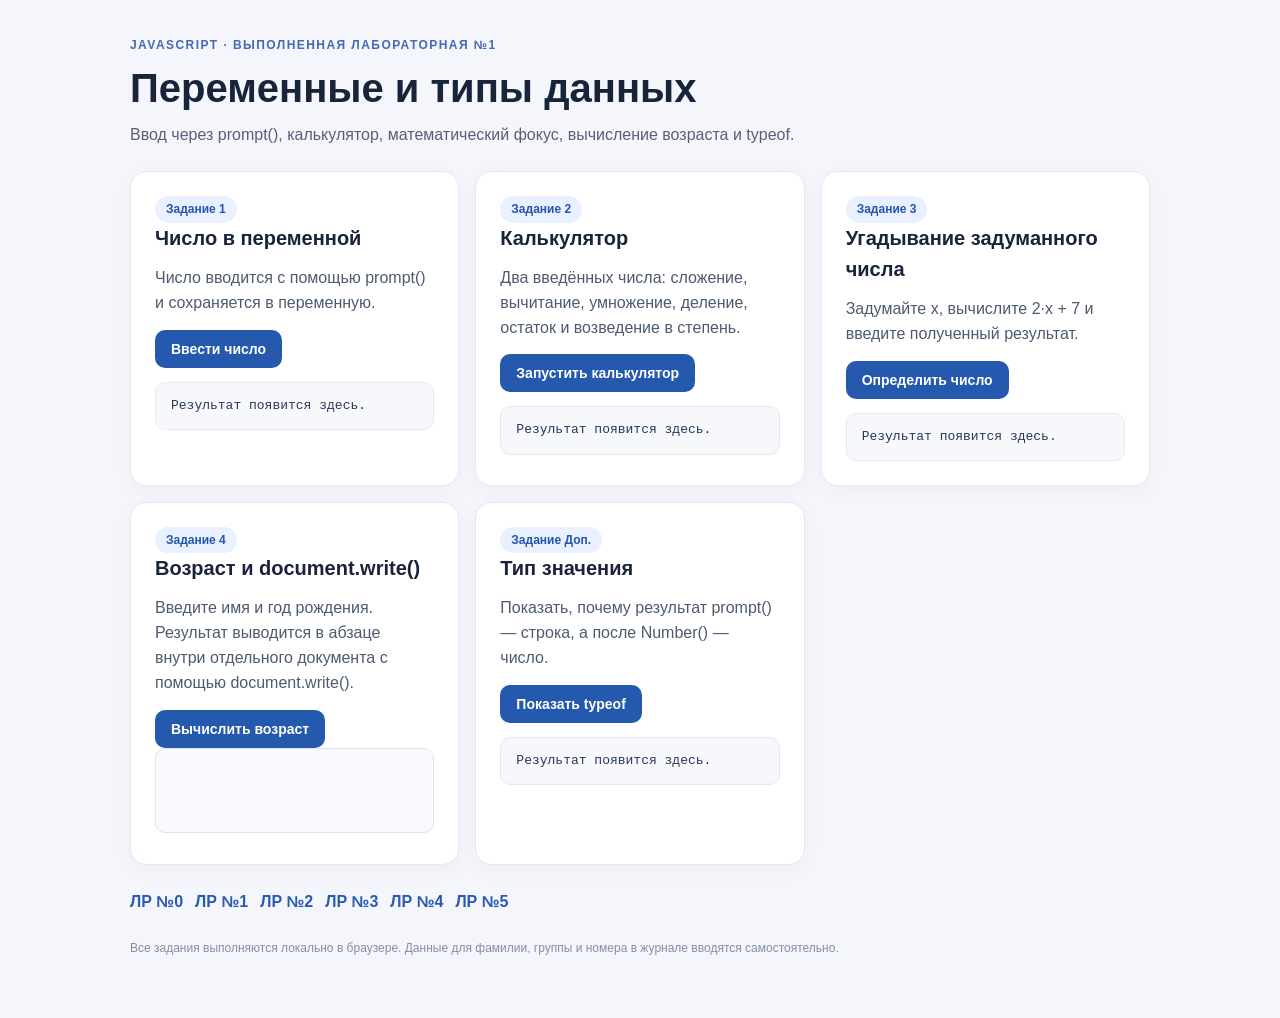
<file: lab1/index.html>
<!doctype html>
<html lang="ru"><head><meta charset="utf-8"><meta name="viewport" content="width=device-width,initial-scale=1"><title>Лабораторная №1 — Переменные и типы данных</title><link rel="stylesheet" href="../style.css"><script src="app.js" defer></script></head>
<body><main class="shell"><div class="eyebrow">JavaScript · Выполненная лабораторная №1</div><h1>Переменные и типы данных</h1><p class="lead">Ввод через prompt(), калькулятор, математический фокус, вычисление возраста и typeof.</p><div class="grid"><section class="card"><span class="badge">Задание 1</span><h2>Число в переменной</h2><p>Число вводится с помощью prompt() и сохраняется в переменную.</p><div class="actions"><button onclick="storeNumber()">Ввести число</button></div><pre class="output" id="stored" aria-live="polite">Результат появится здесь.</pre></section><section class="card"><span class="badge">Задание 2</span><h2>Калькулятор</h2><p>Два введённых числа: сложение, вычитание, умножение, деление, остаток и возведение в степень.</p><div class="actions"><button onclick="calculate()">Запустить калькулятор</button></div><pre class="output" id="calc" aria-live="polite">Результат появится здесь.</pre></section><section class="card"><span class="badge">Задание 3</span><h2>Угадывание задуманного числа</h2><p>Задумайте x, вычислите 2·x + 7 и введите полученный результат.</p><div class="actions"><button onclick="guessThought()">Определить число</button></div><pre class="output" id="guessed" aria-live="polite">Результат появится здесь.</pre></section><section class="card"><span class="badge">Задание 4</span><h2>Возраст и document.write()</h2><p>Введите имя и год рождения. Результат выводится в абзаце внутри отдельного документа с помощью document.write().</p><div class="actions"><button onclick="writeAge()">Вычислить возраст</button></div><iframe id="ageFrame" title="Результат задания 4"></iframe></section><section class="card"><span class="badge">Задание Доп.</span><h2>Тип значения</h2><p>Показать, почему результат prompt() — строка, а после Number() — число.</p><div class="actions"><button onclick="showType()">Показать typeof</button></div><pre class="output" id="types" aria-live="polite">Результат появится здесь.</pre></section></div><nav class="nav"><a href="../lab0/1.html">ЛР №0</a><a href="../lab1/index.html">ЛР №1</a><a href="../lab2/index.html">ЛР №2</a><a href="../lab3/index.html">ЛР №3</a><a href="../lab4/index.html">ЛР №4</a><a href="../lab5/index.html">ЛР №5</a></nav><p class="footer">Все задания выполняются локально в браузере. Данные для фамилии, группы и номера в журнале вводятся самостоятельно.</p></main></body></html>
</file>
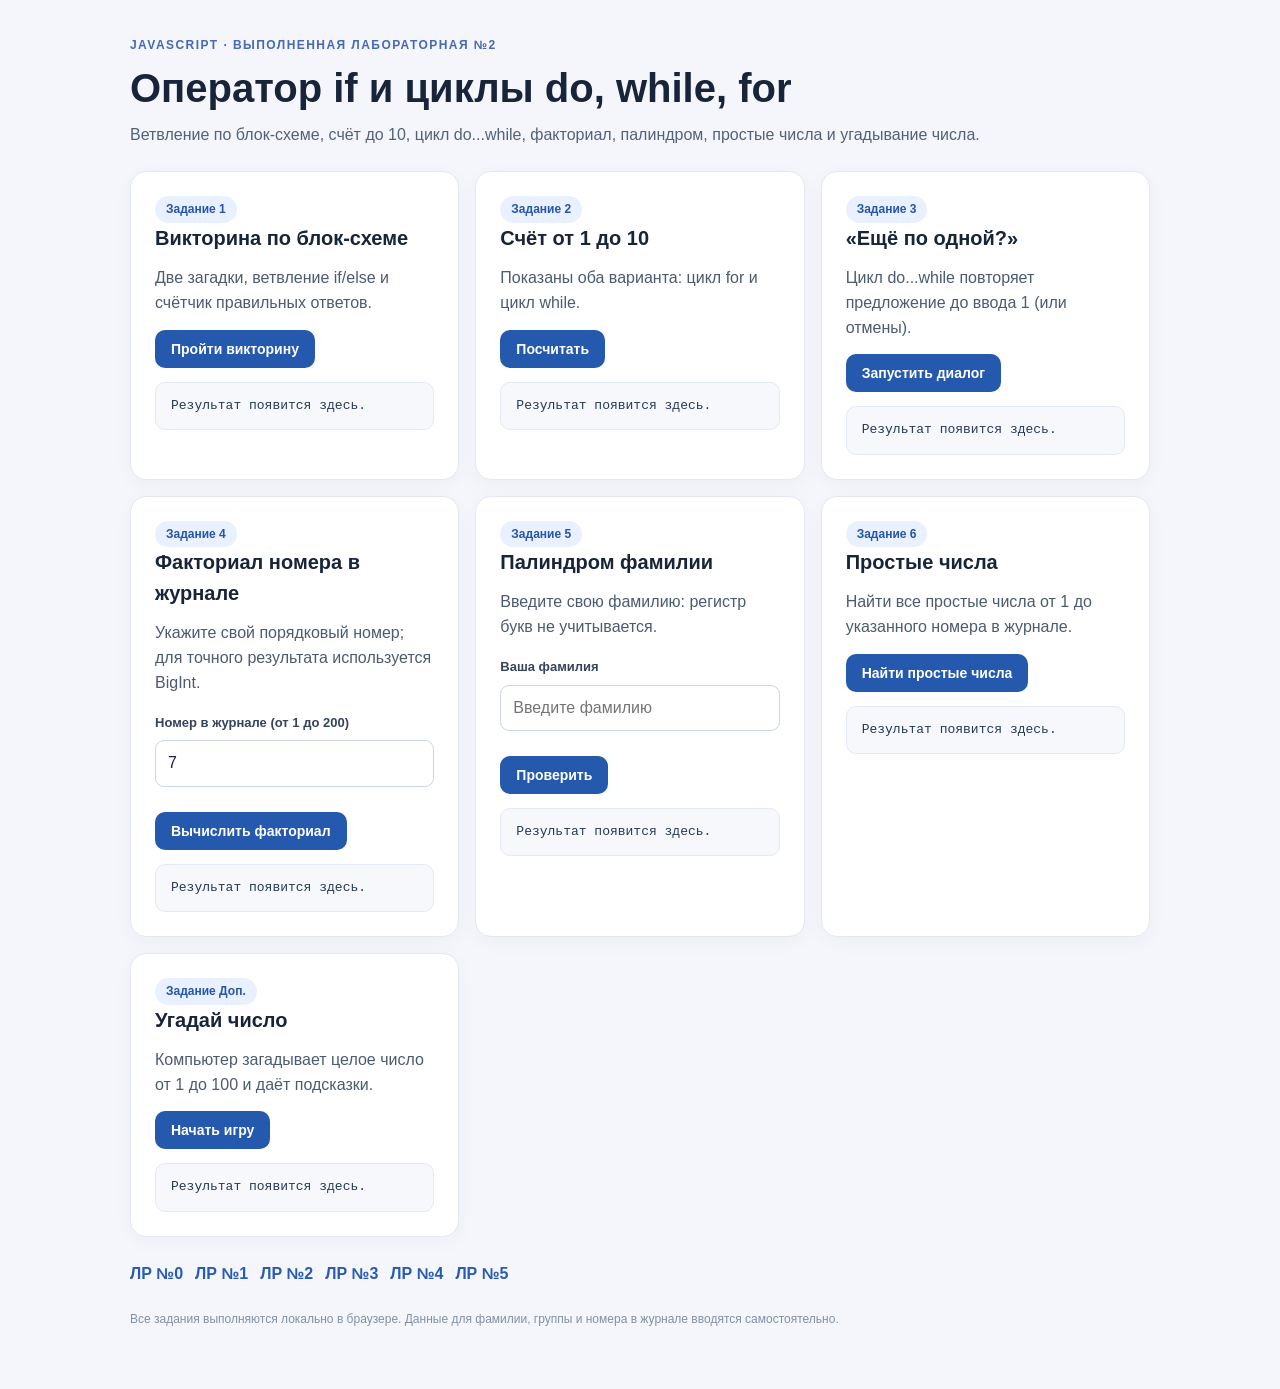
<file: lab2/index.html>
<!doctype html>
<html lang="ru"><head><meta charset="utf-8"><meta name="viewport" content="width=device-width,initial-scale=1"><title>Лабораторная №2 — Оператор if и циклы do, while, for</title><link rel="stylesheet" href="../style.css"><script src="app.js" defer></script></head>
<body><main class="shell"><div class="eyebrow">JavaScript · Выполненная лабораторная №2</div><h1>Оператор if и циклы do, while, for</h1><p class="lead">Ветвление по блок-схеме, счёт до 10, цикл do...while, факториал, палиндром, простые числа и угадывание числа.</p><div class="grid"><section class="card"><span class="badge">Задание 1</span><h2>Викторина по блок-схеме</h2><p>Две загадки, ветвление if/else и счётчик правильных ответов.</p><div class="actions"><button onclick="runQuiz()">Пройти викторину</button></div><pre class="output" id="quiz" aria-live="polite">Результат появится здесь.</pre></section><section class="card"><span class="badge">Задание 2</span><h2>Счёт от 1 до 10</h2><p>Показаны оба варианта: цикл for и цикл while.</p><div class="actions"><button onclick="countTen()">Посчитать</button></div><pre class="output" id="count" aria-live="polite">Результат появится здесь.</pre></section><section class="card"><span class="badge">Задание 3</span><h2>«Ещё по одной?»</h2><p>Цикл do...while повторяет предложение до ввода 1 (или отмены).</p><div class="actions"><button onclick="runToast()">Запустить диалог</button></div><pre class="output" id="toast" aria-live="polite">Результат появится здесь.</pre></section><section class="card"><span class="badge">Задание 4</span><h2>Факториал номера в журнале</h2><p>Укажите свой порядковый номер; для точного результата используется BigInt.</p><label for="journal">Номер в журнале (от 1 до 200)</label><input id="journal" type="number" min="1" max="200" value="7"><div class="actions"><button onclick="factorial()">Вычислить факториал</button></div><pre class="output" id="factorial" aria-live="polite">Результат появится здесь.</pre></section><section class="card"><span class="badge">Задание 5</span><h2>Палиндром фамилии</h2><p>Введите свою фамилию: регистр букв не учитывается.</p><label for="surname">Ваша фамилия</label><input id="surname" placeholder="Введите фамилию"><div class="actions"><button onclick="checkSurname()">Проверить</button></div><pre class="output" id="surnameResult" aria-live="polite">Результат появится здесь.</pre></section><section class="card"><span class="badge">Задание 6</span><h2>Простые числа</h2><p>Найти все простые числа от 1 до указанного номера в журнале.</p><div class="actions"><button onclick="showPrimes()">Найти простые числа</button></div><pre class="output" id="primes" aria-live="polite">Результат появится здесь.</pre></section><section class="card"><span class="badge">Задание Доп.</span><h2>Угадай число</h2><p>Компьютер загадывает целое число от 1 до 100 и даёт подсказки.</p><div class="actions"><button onclick="guessNumber()">Начать игру</button></div><pre class="output" id="guess" aria-live="polite">Результат появится здесь.</pre></section></div><nav class="nav"><a href="../lab0/1.html">ЛР №0</a><a href="../lab1/index.html">ЛР №1</a><a href="../lab2/index.html">ЛР №2</a><a href="../lab3/index.html">ЛР №3</a><a href="../lab4/index.html">ЛР №4</a><a href="../lab5/index.html">ЛР №5</a></nav><p class="footer">Все задания выполняются локально в браузере. Данные для фамилии, группы и номера в журнале вводятся самостоятельно.</p></main></body></html>
</file>
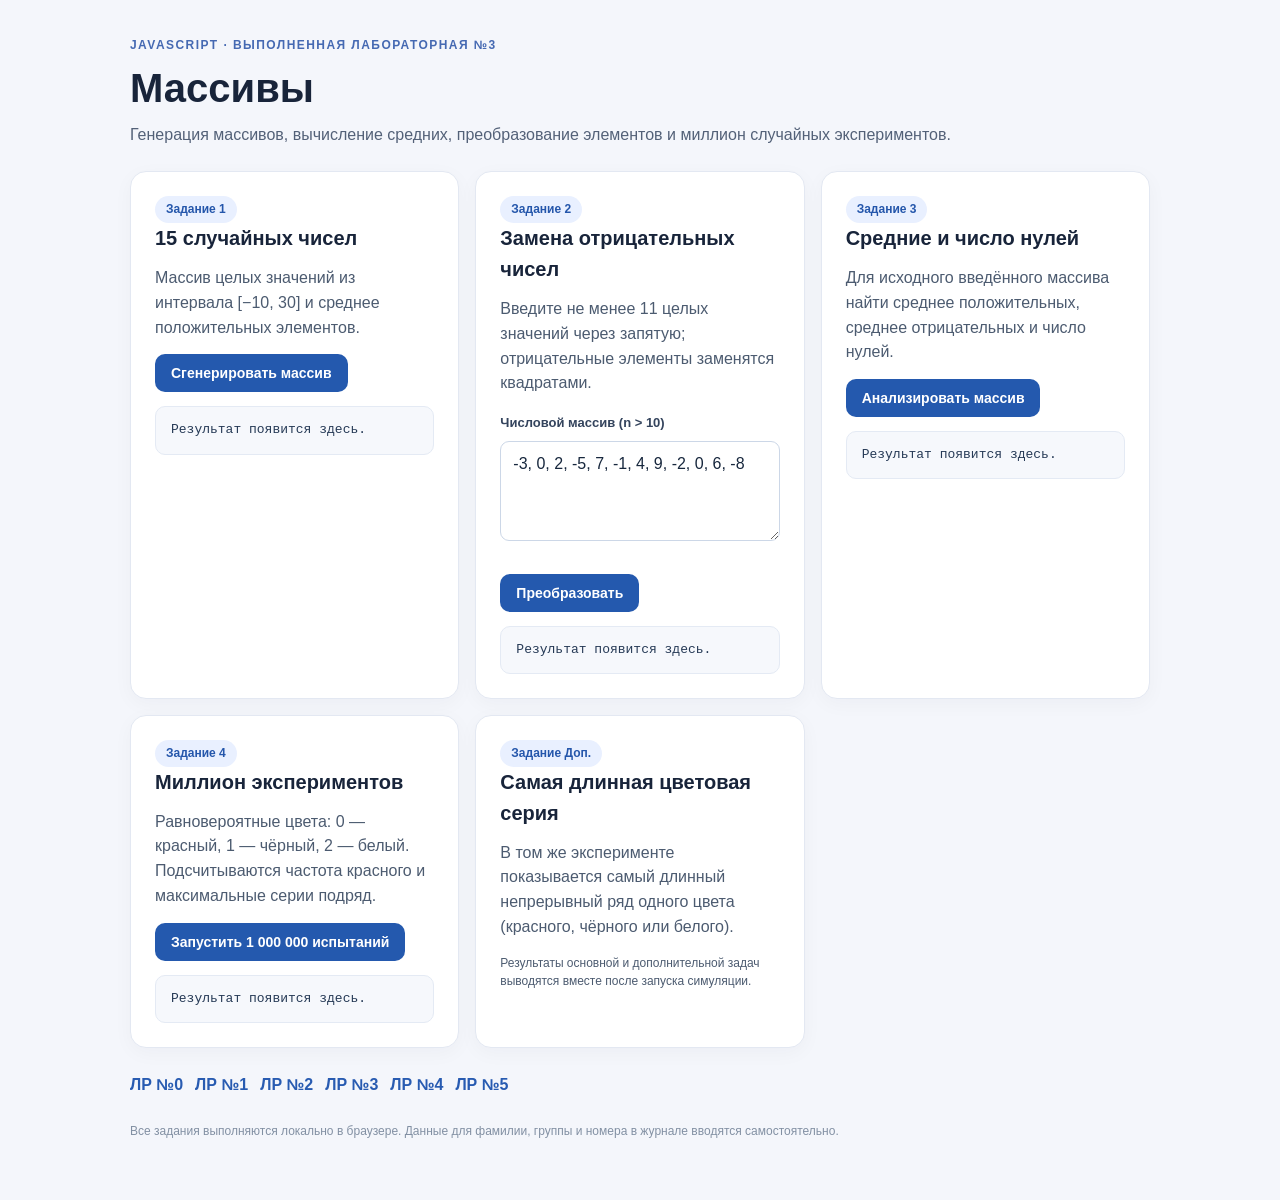
<file: lab3/index.html>
<!doctype html>
<html lang="ru"><head><meta charset="utf-8"><meta name="viewport" content="width=device-width,initial-scale=1"><title>Лабораторная №3 — Массивы</title><link rel="stylesheet" href="../style.css"><script src="app.js" defer></script></head>
<body><main class="shell"><div class="eyebrow">JavaScript · Выполненная лабораторная №3</div><h1>Массивы</h1><p class="lead">Генерация массивов, вычисление средних, преобразование элементов и миллион случайных экспериментов.</p><div class="grid"><section class="card"><span class="badge">Задание 1</span><h2>15 случайных чисел</h2><p>Массив целых значений из интервала [−10, 30] и среднее положительных элементов.</p><div class="actions"><button onclick="generateFifteen()">Сгенерировать массив</button></div><pre class="output" id="fifteen" aria-live="polite">Результат появится здесь.</pre></section><section class="card"><span class="badge">Задание 2</span><h2>Замена отрицательных чисел</h2><p>Введите не менее 11 целых значений через запятую; отрицательные элементы заменятся квадратами.</p><label for="arrayInput">Числовой массив (n > 10)</label><textarea id="arrayInput">-3, 0, 2, -5, 7, -1, 4, 9, -2, 0, 6, -8</textarea><div class="actions"><button onclick="squareNegatives()">Преобразовать</button></div><pre class="output" id="squared" aria-live="polite">Результат появится здесь.</pre></section><section class="card"><span class="badge">Задание 3</span><h2>Средние и число нулей</h2><p>Для исходного введённого массива найти среднее положительных, среднее отрицательных и число нулей.</p><div class="actions"><button onclick="analyzeArray()">Анализировать массив</button></div><pre class="output" id="analysis" aria-live="polite">Результат появится здесь.</pre></section><section class="card"><span class="badge">Задание 4</span><h2>Миллион экспериментов</h2><p>Равновероятные цвета: 0 — красный, 1 — чёрный, 2 — белый. Подсчитываются частота красного и максимальные серии подряд.</p><div class="actions"><button onclick="simulate()">Запустить 1 000 000 испытаний</button></div><pre class="output" id="simulation" aria-live="polite">Результат появится здесь.</pre></section><section class="card"><span class="badge">Задание Доп.</span><h2>Самая длинная цветовая серия</h2><p>В том же эксперименте показывается самый длинный непрерывный ряд одного цвета (красного, чёрного или белого).</p><p class="hint">Результаты основной и дополнительной задач выводятся вместе после запуска симуляции.</p></section></div><nav class="nav"><a href="../lab0/1.html">ЛР №0</a><a href="../lab1/index.html">ЛР №1</a><a href="../lab2/index.html">ЛР №2</a><a href="../lab3/index.html">ЛР №3</a><a href="../lab4/index.html">ЛР №4</a><a href="../lab5/index.html">ЛР №5</a></nav><p class="footer">Все задания выполняются локально в браузере. Данные для фамилии, группы и номера в журнале вводятся самостоятельно.</p></main></body></html>
</file>
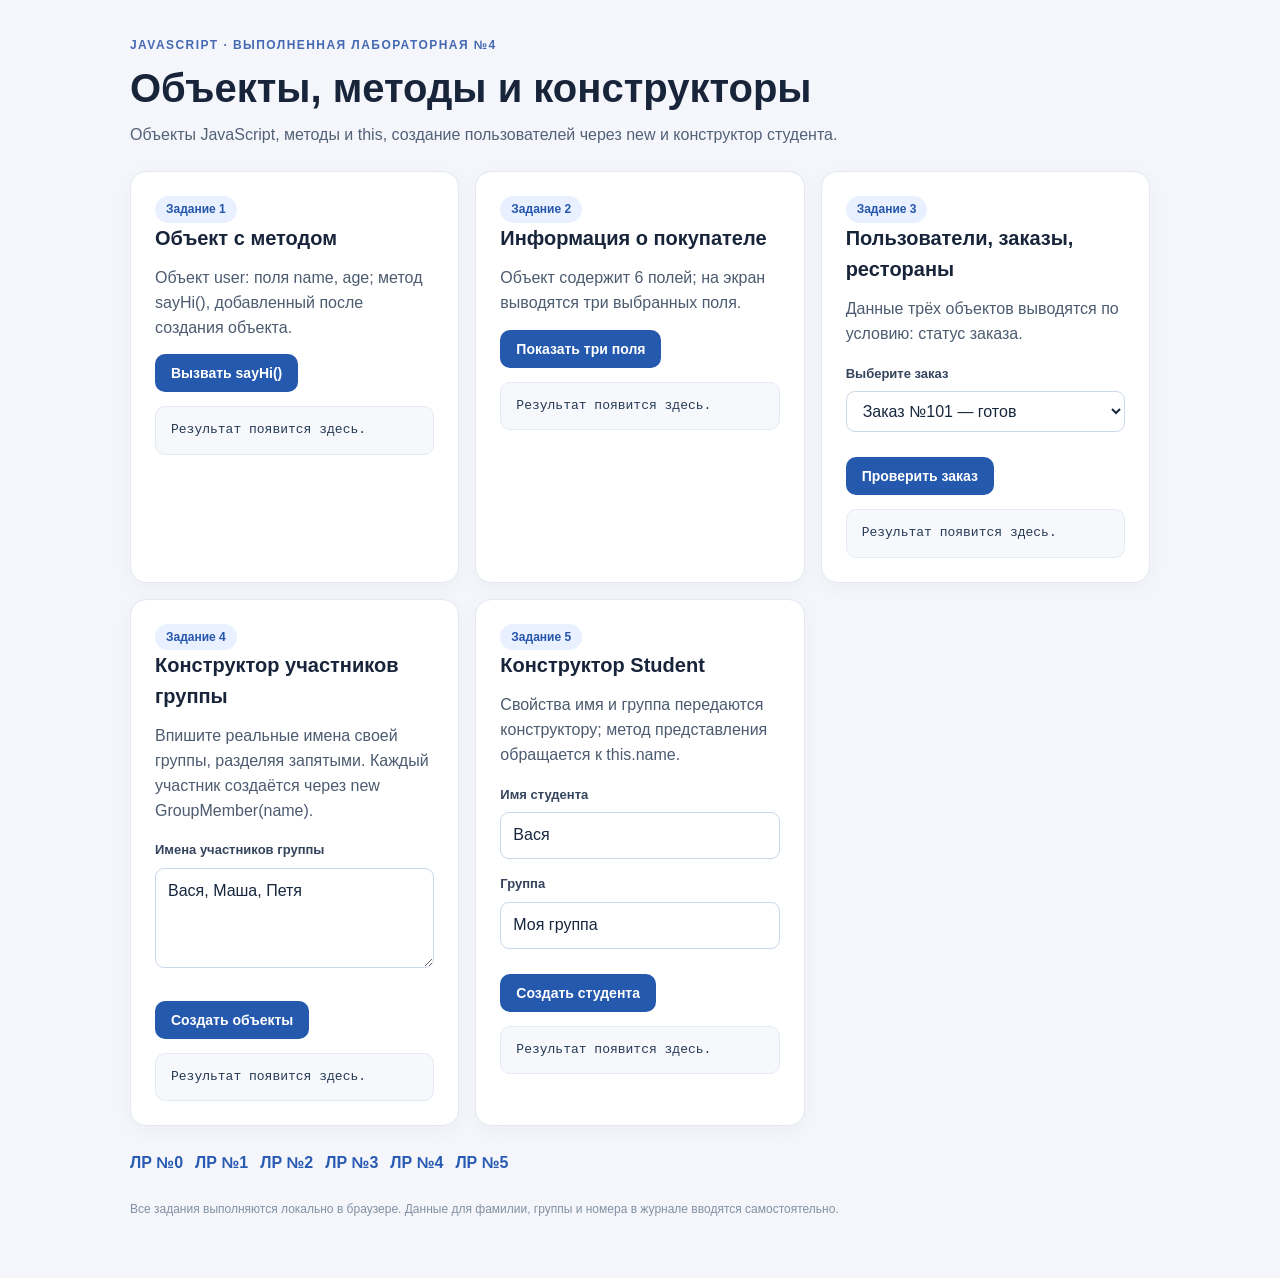
<file: lab4/index.html>
<!doctype html>
<html lang="ru"><head><meta charset="utf-8"><meta name="viewport" content="width=device-width,initial-scale=1"><title>Лабораторная №4 — Объекты, методы и конструкторы</title><link rel="stylesheet" href="../style.css"><script src="app.js" defer></script></head>
<body><main class="shell"><div class="eyebrow">JavaScript · Выполненная лабораторная №4</div><h1>Объекты, методы и конструкторы</h1><p class="lead">Объекты JavaScript, методы и this, создание пользователей через new и конструктор студента.</p><div class="grid"><section class="card"><span class="badge">Задание 1</span><h2>Объект с методом</h2><p>Объект user: поля name, age; метод sayHi(), добавленный после создания объекта.</p><div class="actions"><button onclick="showObjectGreeting()">Вызвать sayHi()</button></div><pre class="output" id="greeting" aria-live="polite">Результат появится здесь.</pre></section><section class="card"><span class="badge">Задание 2</span><h2>Информация о покупателе</h2><p>Объект содержит 6 полей; на экран выводятся три выбранных поля.</p><div class="actions"><button onclick="showBuyer()">Показать три поля</button></div><pre class="output" id="buyer" aria-live="polite">Результат появится здесь.</pre></section><section class="card"><span class="badge">Задание 3</span><h2>Пользователи, заказы, рестораны</h2><p>Данные трёх объектов выводятся по условию: статус заказа.</p><label for="orderId">Выберите заказ</label><select id="orderId"><option value="101">Заказ №101 — готов</option><option value="102">Заказ №102 — готовится</option></select><div class="actions"><button onclick="showOrder()">Проверить заказ</button></div><pre class="output" id="order" aria-live="polite">Результат появится здесь.</pre></section><section class="card"><span class="badge">Задание 4</span><h2>Конструктор участников группы</h2><p>Впишите реальные имена своей группы, разделяя запятыми. Каждый участник создаётся через new GroupMember(name).</p><label for="members">Имена участников группы</label><textarea id="members">Вася, Маша, Петя</textarea><div class="actions"><button onclick="showGroup()">Создать объекты</button></div><pre class="output" id="group" aria-live="polite">Результат появится здесь.</pre></section><section class="card"><span class="badge">Задание 5</span><h2>Конструктор Student</h2><p>Свойства имя и группа передаются конструктору; метод представления обращается к this.name.</p><label for="studentName">Имя студента</label><input id="studentName" value="Вася"><label for="studentGroup">Группа</label><input id="studentGroup" value="Моя группа"><div class="actions"><button onclick="showStudent()">Создать студента</button></div><pre class="output" id="student" aria-live="polite">Результат появится здесь.</pre></section></div><nav class="nav"><a href="../lab0/1.html">ЛР №0</a><a href="../lab1/index.html">ЛР №1</a><a href="../lab2/index.html">ЛР №2</a><a href="../lab3/index.html">ЛР №3</a><a href="../lab4/index.html">ЛР №4</a><a href="../lab5/index.html">ЛР №5</a></nav><p class="footer">Все задания выполняются локально в браузере. Данные для фамилии, группы и номера в журнале вводятся самостоятельно.</p></main></body></html>
</file>
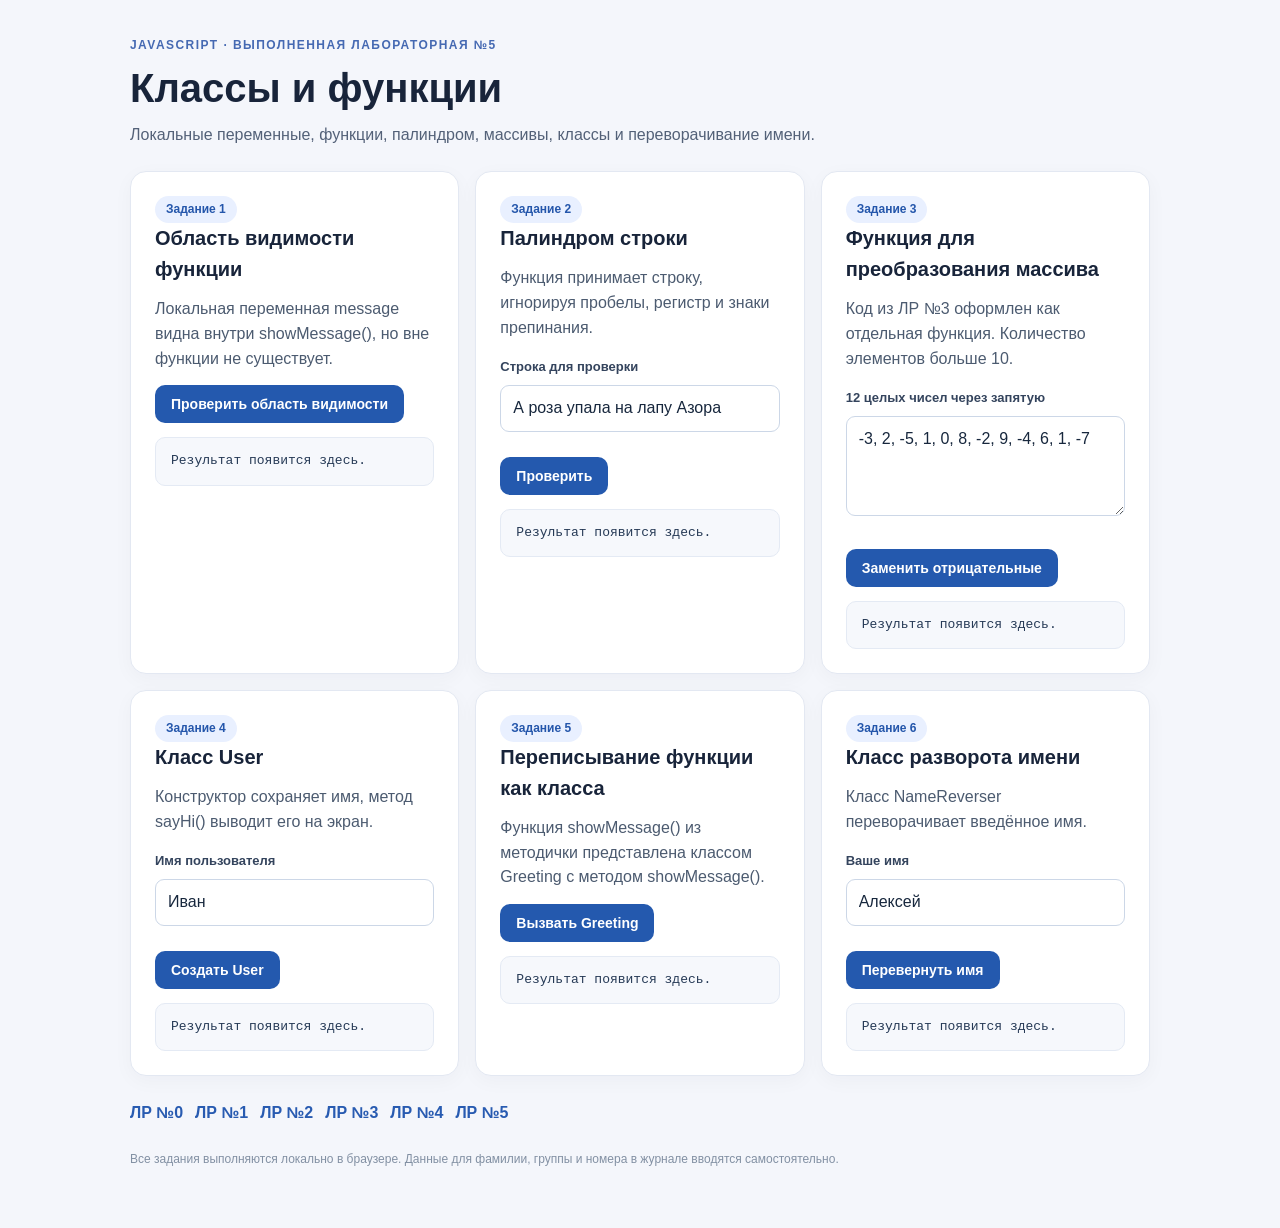
<file: lab5/index.html>
<!doctype html>
<html lang="ru"><head><meta charset="utf-8"><meta name="viewport" content="width=device-width,initial-scale=1"><title>Лабораторная №5 — Классы и функции</title><link rel="stylesheet" href="../style.css"><script src="app.js" defer></script></head>
<body><main class="shell"><div class="eyebrow">JavaScript · Выполненная лабораторная №5</div><h1>Классы и функции</h1><p class="lead">Локальные переменные, функции, палиндром, массивы, классы и переворачивание имени.</p><div class="grid"><section class="card"><span class="badge">Задание 1</span><h2>Область видимости функции</h2><p>Локальная переменная message видна внутри showMessage(), но вне функции не существует.</p><div class="actions"><button onclick="showLocalScope()">Проверить область видимости</button></div><pre class="output" id="scope" aria-live="polite">Результат появится здесь.</pre></section><section class="card"><span class="badge">Задание 2</span><h2>Палиндром строки</h2><p>Функция принимает строку, игнорируя пробелы, регистр и знаки препинания.</p><label for="palindromeText">Строка для проверки</label><input id="palindromeText" value="А роза упала на лапу Азора"><div class="actions"><button onclick="checkPalindrome()">Проверить</button></div><pre class="output" id="palindrome" aria-live="polite">Результат появится здесь.</pre></section><section class="card"><span class="badge">Задание 3</span><h2>Функция для преобразования массива</h2><p>Код из ЛР №3 оформлен как отдельная функция. Количество элементов больше 10.</p><label for="numbers">12 целых чисел через запятую</label><textarea id="numbers">-3, 2, -5, 1, 0, 8, -2, 9, -4, 6, 1, -7</textarea><div class="actions"><button onclick="transformArray()">Заменить отрицательные</button></div><pre class="output" id="array" aria-live="polite">Результат появится здесь.</pre></section><section class="card"><span class="badge">Задание 4</span><h2>Класс User</h2><p>Конструктор сохраняет имя, метод sayHi() выводит его на экран.</p><label for="userName">Имя пользователя</label><input id="userName" value="Иван"><div class="actions"><button onclick="createUser()">Создать User</button></div><pre class="output" id="user" aria-live="polite">Результат появится здесь.</pre></section><section class="card"><span class="badge">Задание 5</span><h2>Переписывание функции как класса</h2><p>Функция showMessage() из методички представлена классом Greeting с методом showMessage().</p><div class="actions"><button onclick="useGreeting()">Вызвать Greeting</button></div><pre class="output" id="greeting" aria-live="polite">Результат появится здесь.</pre></section><section class="card"><span class="badge">Задание 6</span><h2>Класс разворота имени</h2><p>Класс NameReverser переворачивает введённое имя.</p><label for="reverseNameInput">Ваше имя</label><input id="reverseNameInput" value="Алексей"><div class="actions"><button onclick="reverseName()">Перевернуть имя</button></div><pre class="output" id="reversed" aria-live="polite">Результат появится здесь.</pre></section></div><nav class="nav"><a href="../lab0/1.html">ЛР №0</a><a href="../lab1/index.html">ЛР №1</a><a href="../lab2/index.html">ЛР №2</a><a href="../lab3/index.html">ЛР №3</a><a href="../lab4/index.html">ЛР №4</a><a href="../lab5/index.html">ЛР №5</a></nav><p class="footer">Все задания выполняются локально в браузере. Данные для фамилии, группы и номера в журнале вводятся самостоятельно.</p></main></body></html>
</file>
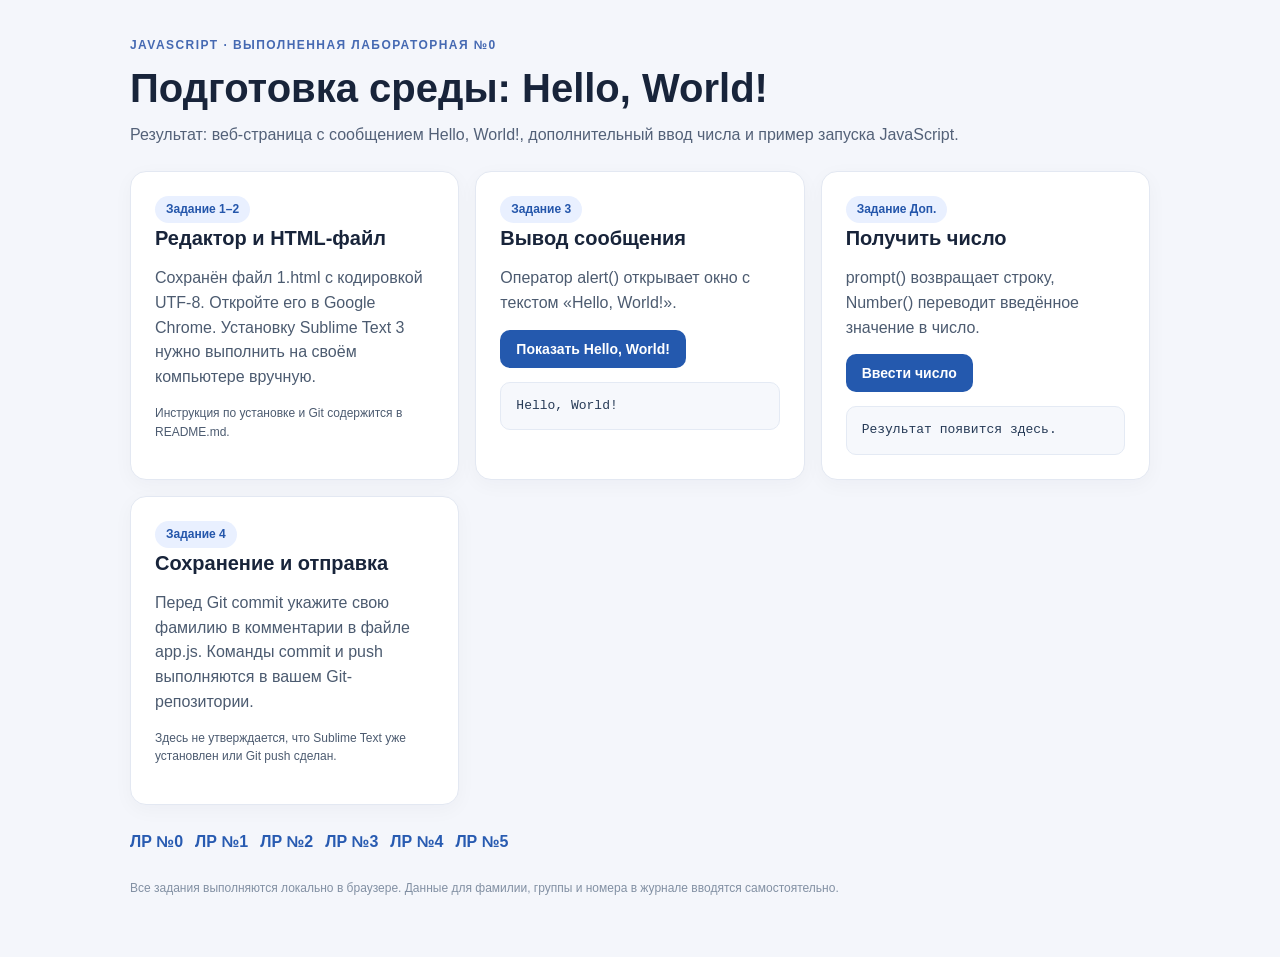
<file: lab0/1.html>
<!doctype html>
<html lang="ru"><head><meta charset="utf-8"><meta name="viewport" content="width=device-width,initial-scale=1"><title>Лабораторная №0 — Подготовка среды: Hello, World!</title><link rel="stylesheet" href="../style.css"><script src="app.js" defer></script></head>
<body><main class="shell"><div class="eyebrow">JavaScript · Выполненная лабораторная №0</div><h1>Подготовка среды: Hello, World!</h1><p class="lead">Результат: веб-страница с сообщением Hello, World!, дополнительный ввод числа и пример запуска JavaScript.</p><div class="grid"><section class="card"><span class="badge">Задание 1–2</span><h2>Редактор и HTML-файл</h2><p>Сохранён файл 1.html с кодировкой UTF-8. Откройте его в Google Chrome. Установку Sublime Text 3 нужно выполнить на своём компьютере вручную.</p><p class="hint">Инструкция по установке и Git содержится в README.md.</p></section><section class="card"><span class="badge">Задание 3</span><h2>Вывод сообщения</h2><p>Оператор alert() открывает окно с текстом «Hello, World!».</p><div class="actions"><button onclick="showHello()">Показать Hello, World!</button></div><pre class="output" id="hello" aria-live="polite">Результат появится здесь.</pre></section><section class="card"><span class="badge">Задание Доп.</span><h2>Получить число</h2><p>prompt() возвращает строку, Number() переводит введённое значение в число.</p><div class="actions"><button onclick="askNumber()">Ввести число</button></div><pre class="output" id="number" aria-live="polite">Результат появится здесь.</pre></section><section class="card"><span class="badge">Задание 4</span><h2>Сохранение и отправка</h2><p>Перед Git commit укажите свою фамилию в комментарии в файле app.js. Команды commit и push выполняются в вашем Git-репозитории.</p><p class="hint">Здесь не утверждается, что Sublime Text уже установлен или Git push сделан.</p></section></div><nav class="nav"><a href="../lab0/1.html">ЛР №0</a><a href="../lab1/index.html">ЛР №1</a><a href="../lab2/index.html">ЛР №2</a><a href="../lab3/index.html">ЛР №3</a><a href="../lab4/index.html">ЛР №4</a><a href="../lab5/index.html">ЛР №5</a></nav><p class="footer">Все задания выполняются локально в браузере. Данные для фамилии, группы и номера в журнале вводятся самостоятельно.</p></main></body></html>
</file>
<file: style.css>
*{box-sizing:border-box}body{margin:0;background:#f4f6fb;color:#18243a;font-family:Inter,Arial,sans-serif;line-height:1.55}.shell{width:min(1020px,calc(100% - 36px));margin:36px auto 60px}.eyebrow{color:#4569b2;font-weight:700;font-size:12px;text-transform:uppercase;letter-spacing:.12em}h1{font-size:clamp(27px,4vw,40px);line-height:1.15;margin:10px 0 12px}h2{font-size:20px;margin:0 0 12px}.lead{color:#536178;margin:0 0 24px}.badge{display:inline-block;font-size:12px;background:#e9f0ff;color:#2456ab;border-radius:20px;padding:4px 11px;font-weight:700}.grid{display:grid;grid-template-columns:repeat(auto-fit,minmax(300px,1fr));gap:16px}.card{background:white;border:1px solid #e3e8f2;border-radius:16px;box-shadow:0 5px 20px rgba(24,36,58,.035);padding:24px}.card p{margin:0 0 14px;color:#4c5b70}.wide{grid-column:1/-1}.actions{display:flex;gap:10px;flex-wrap:wrap;align-items:center;margin-top:13px}button{cursor:pointer;background:#2459ae;color:white;border:0;border-radius:10px;font-size:14px;font-weight:700;padding:11px 16px}button:hover{background:#153e82}button.secondary{background:#e8eef9;color:#224d92}button.secondary:hover{background:#d8e4f7}input,textarea,select{border:1px solid #ccd7e7;border-radius:9px;background:#fff;color:#17273d;min-width:0;padding:10px 12px;font:inherit;width:100%;margin:6px 0 12px}textarea{min-height:100px;resize:vertical}label{font-size:13px;color:#34445d;font-weight:700}pre.output{white-space:pre-wrap;word-break:break-word;background:#f6f8fc;border:1px solid #e4eaf4;padding:13px 15px;border-radius:10px;min-height:46px;color:#263a56;font-family:Consolas,monospace;font-size:13px;margin:14px 0 0}.hint{font-size:12px;color:#738198;margin-top:11px}.nav{display:flex;gap:12px;margin-top:25px;flex-wrap:wrap}.nav a{color:#285bb1;text-decoration:none;font-weight:700}.footer{color:#8290a3;font-size:12px;margin-top:24px}iframe{width:100%;height:85px;background:#f7f9fd;border:1px solid #dce5f0;border-radius:10px}code{background:#edf2f9;padding:1px 5px;border-radius:5px}
</file>
